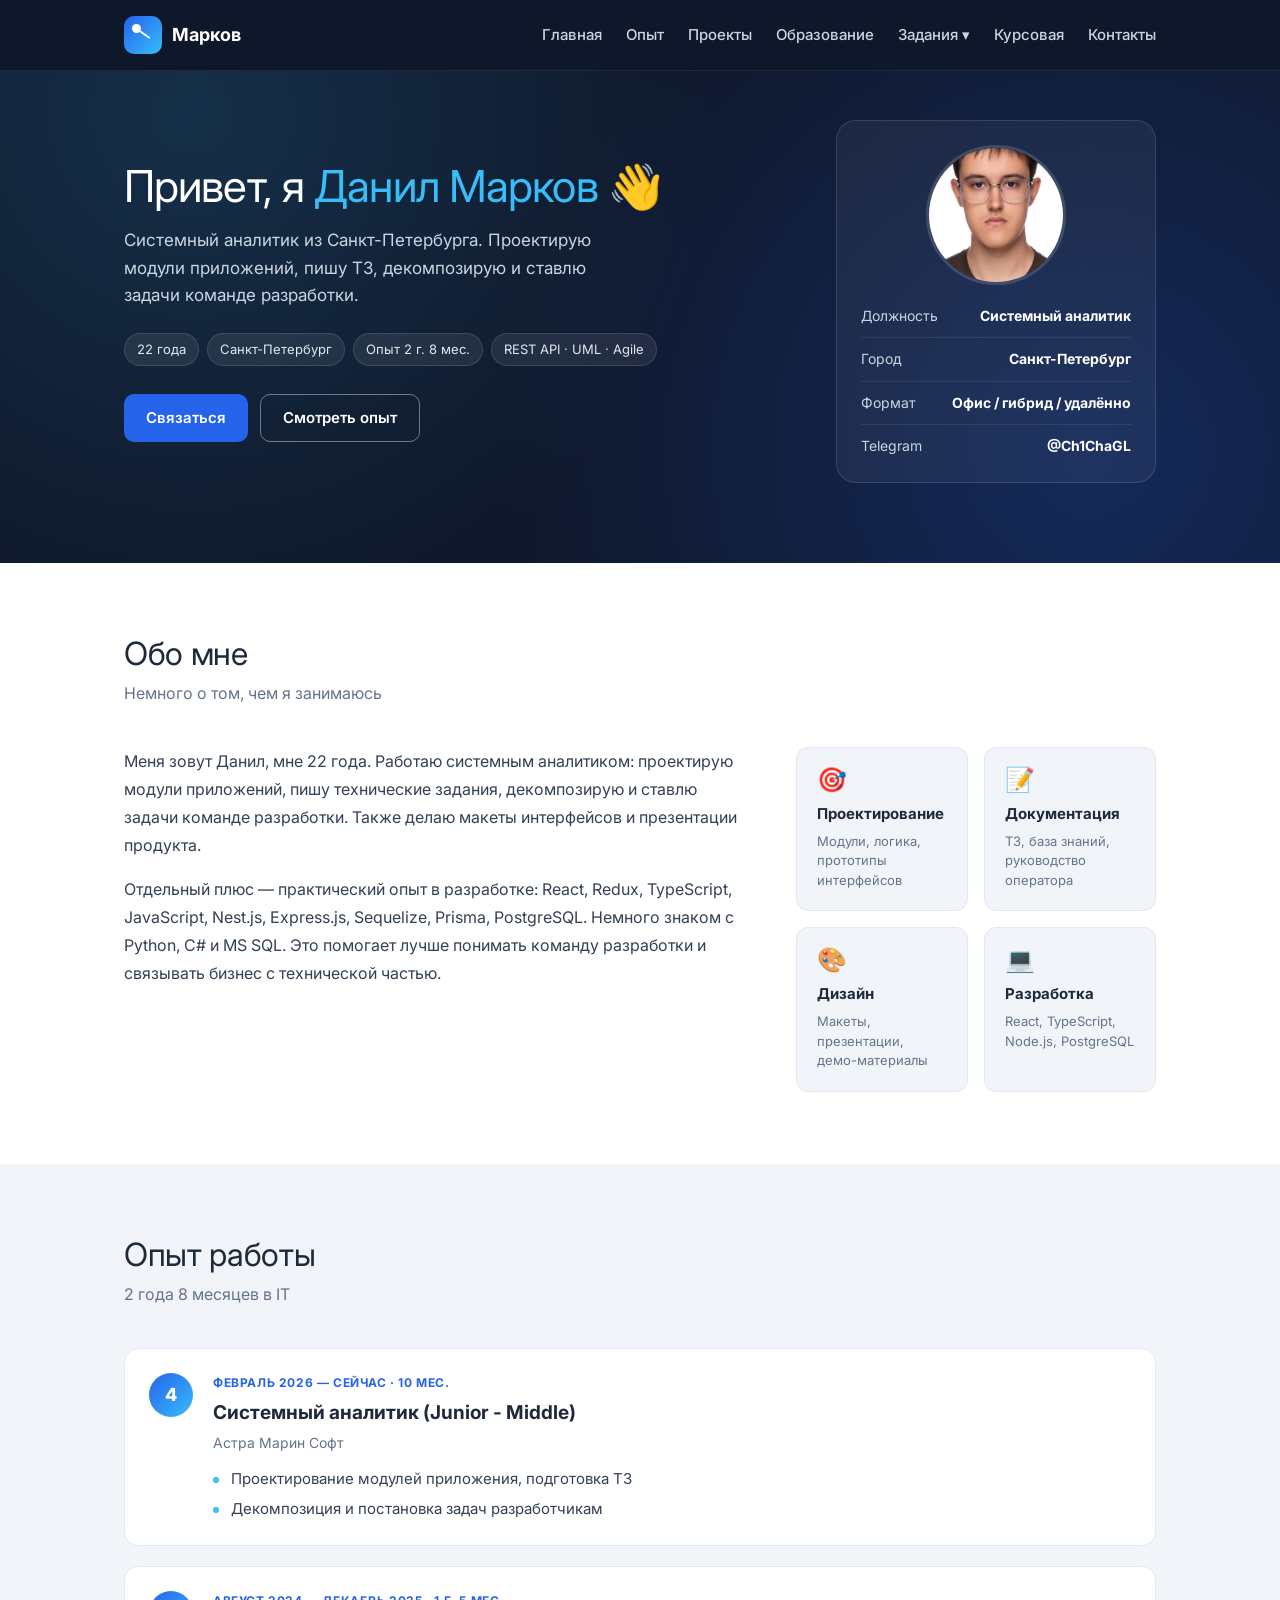
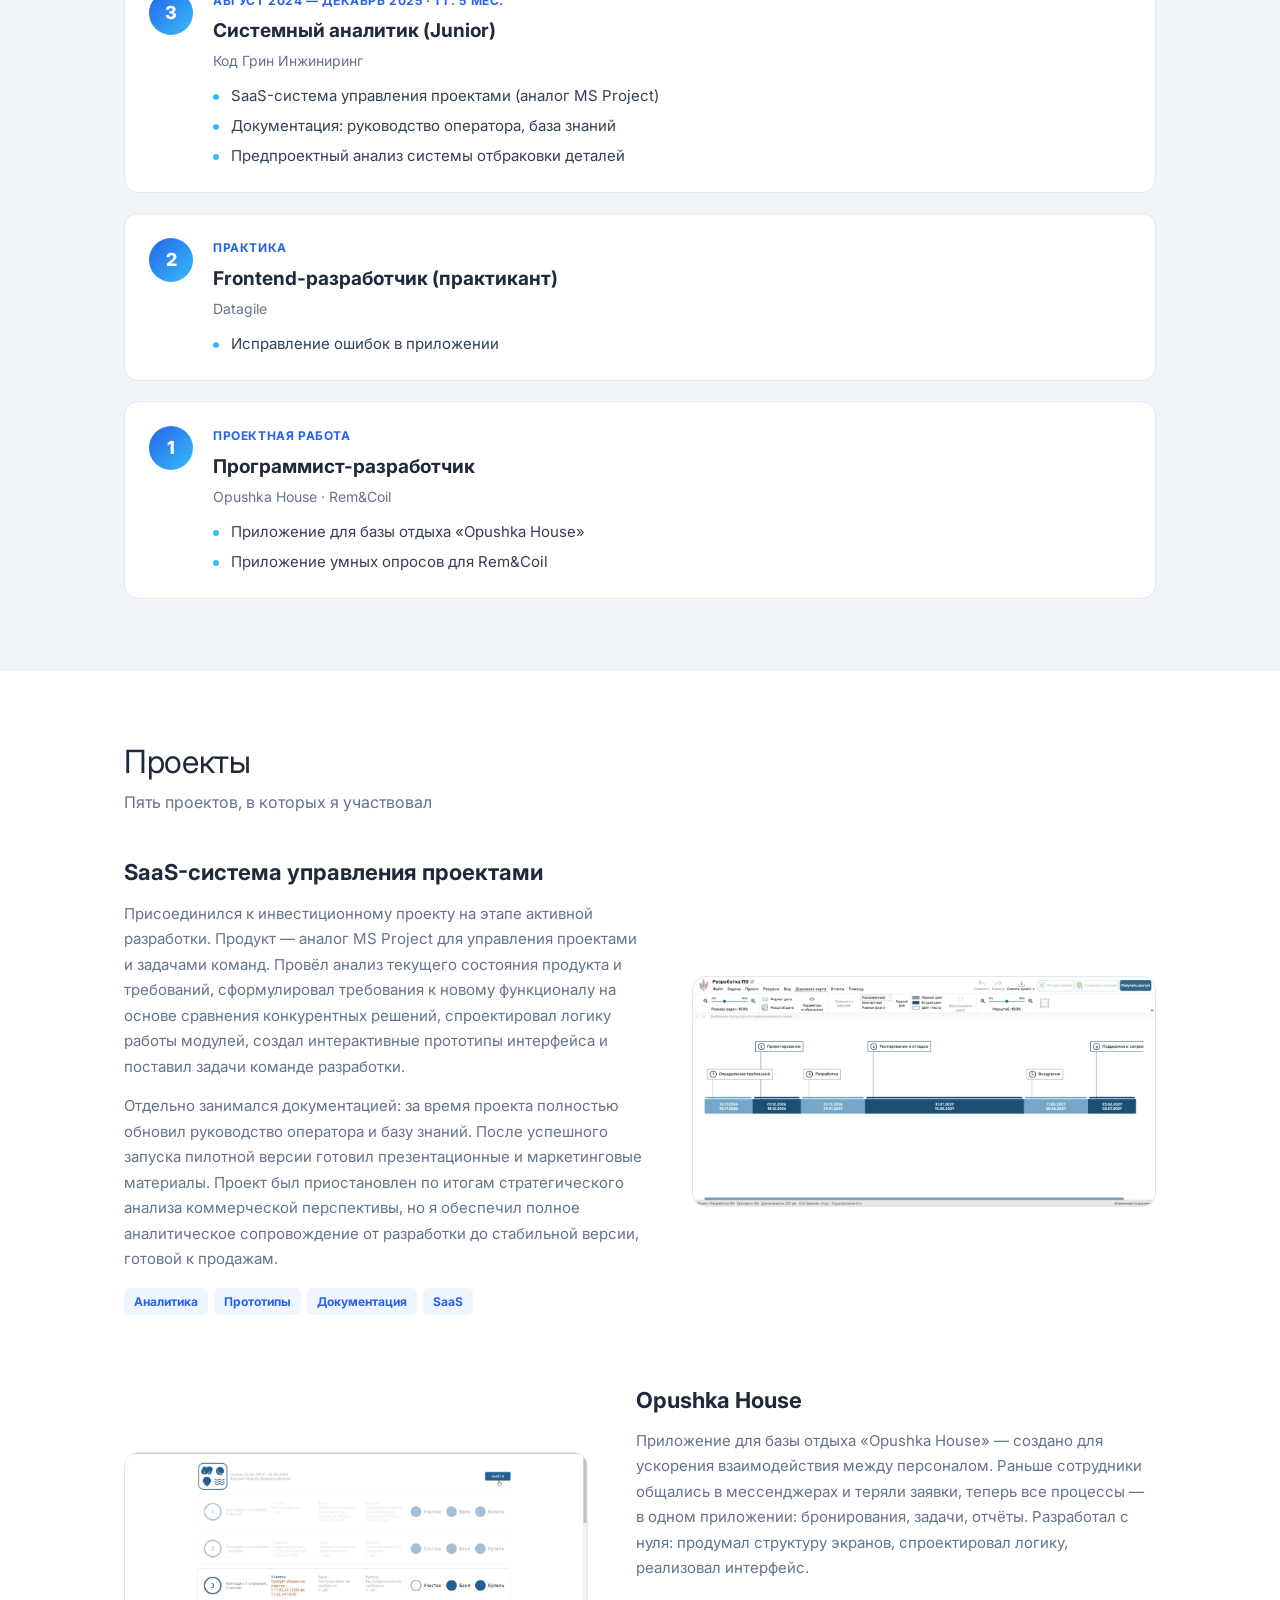
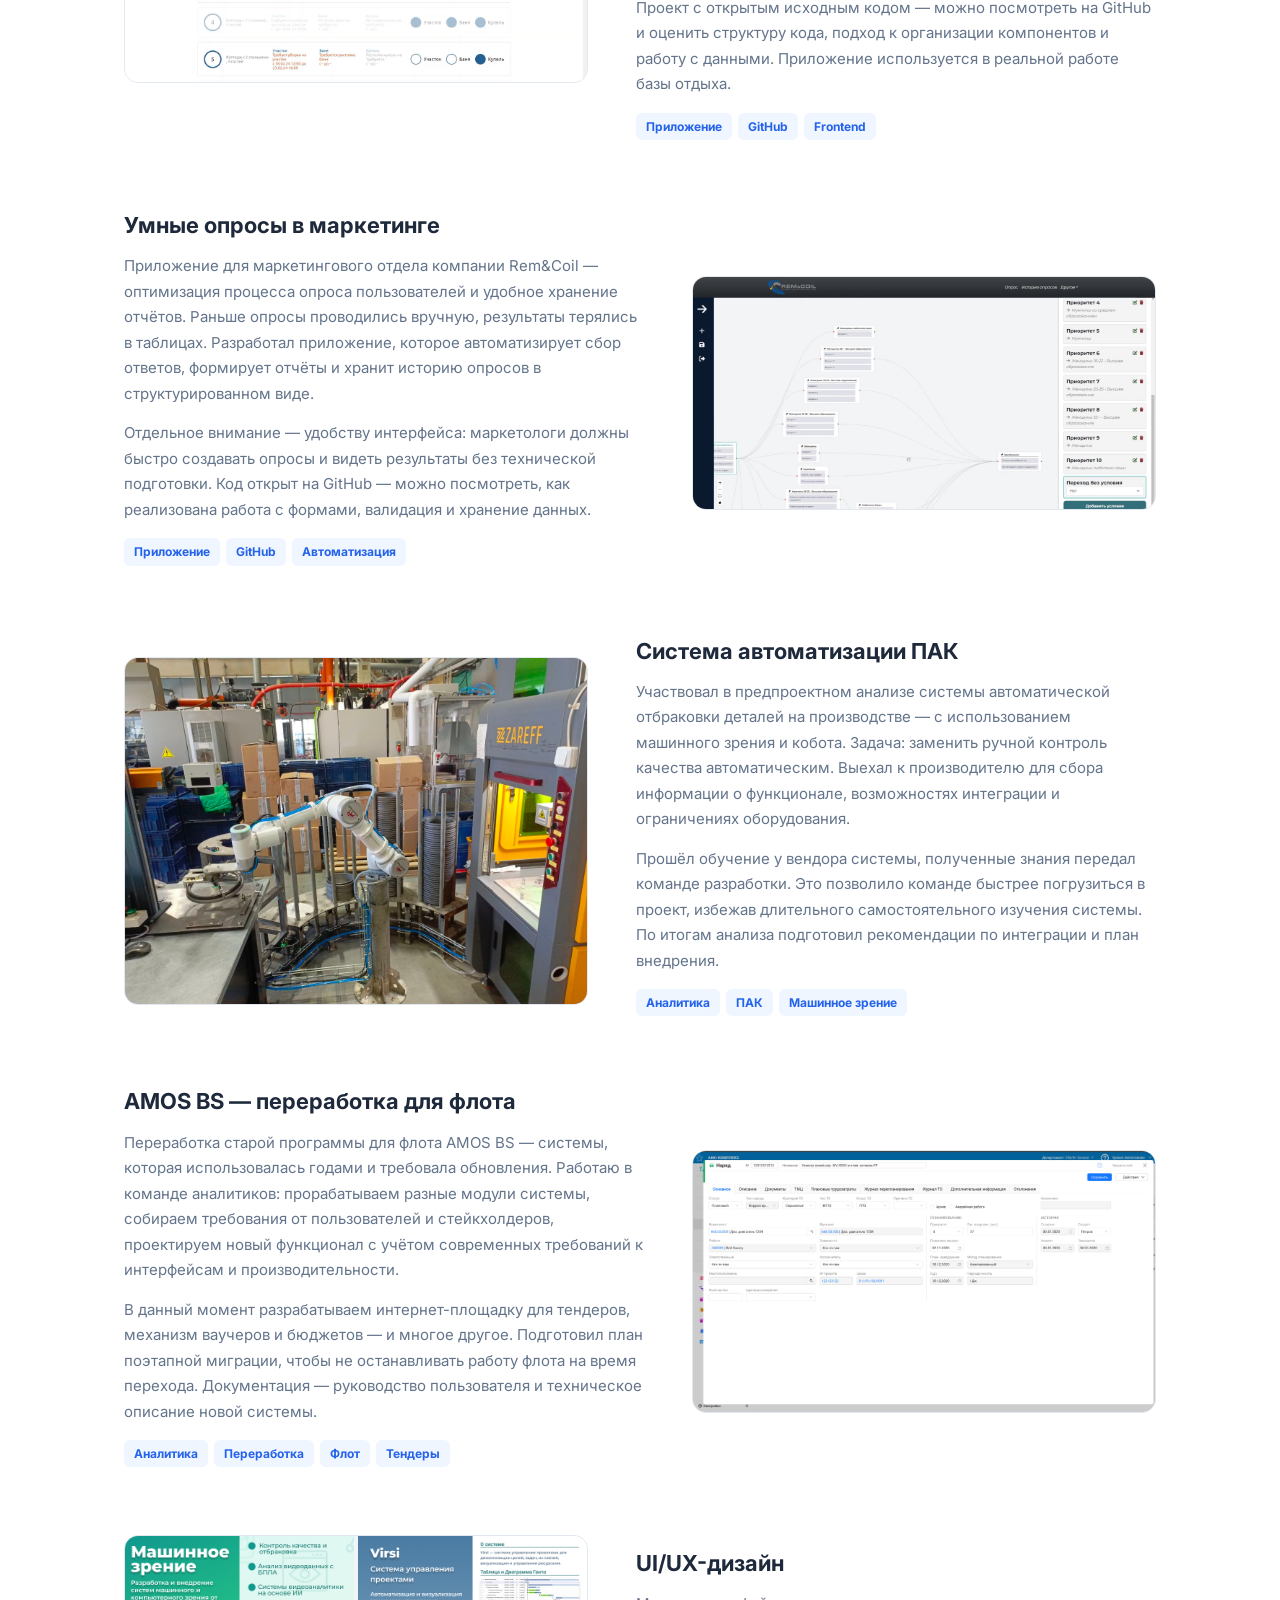
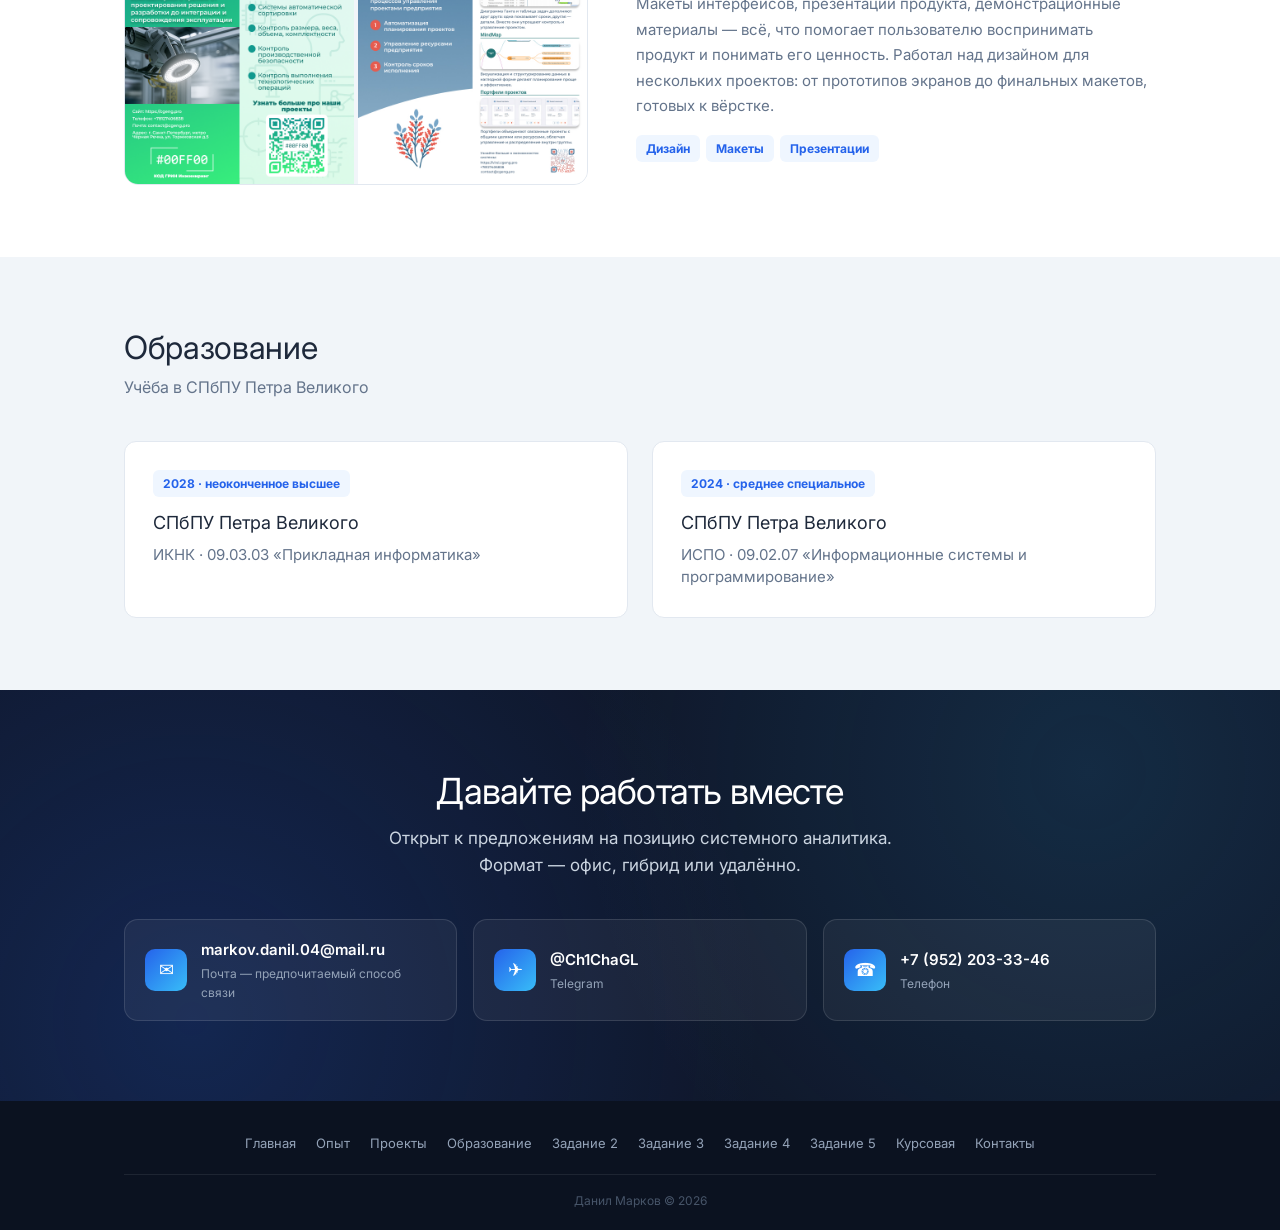
<file: index.html>
<!doctype html>
<html lang="ru">
  <head>
    <meta charset="UTF-8" />
    <meta name="viewport" content="width=device-width, initial-scale=1.0" />
    <title>Данил Марков — Системный аналитик</title>
    <link rel="preconnect" href="https://fonts.googleapis.com" />
    <link rel="preconnect" href="https://fonts.gstatic.com" crossorigin />
    <link
      href="https://fonts.googleapis.com/css2?family=Inter:wght@400;500;700;800&display=swap"
      rel="stylesheet"
    />
    <link rel="stylesheet" href="style/null.css" />
    <link rel="stylesheet" href="style/style/style.css" />
    <link rel="stylesheet" href="css/index.css" />
    <script src="scripts/burger.js" defer></script>
  </head>
  <body>
    <header class="header">
      <div class="container header__inner">
        <a href="index.html" class="header__logo">
          <span class="header__logo-box"></span>
          <span>Марков</span>
        </a>

        <button class="header__burger" id="burger">
          <span></span>
          <span></span>
          <span></span>
        </button>

        <nav class="header__nav" id="nav">
          <a href="#hero">Главная</a>
          <a href="#experience">Опыт</a>
          <a href="#projects">Проекты</a>
          <a href="#education">Образование</a>

          <div class="header__dropdown">
            <span class="header__dropdown-toggle">Задания ▾</span>
            <div class="header__dropdown-menu">
              <a href="labs/lab2/lab2.html">Задание 2</a>
              <a href="labs/lab3/lab3.html">Задание 3</a>
              <a href="labs/lab4/lab4.html">Задание 4</a>
              <a href="labs/lab5/lab5.html">Задание 5</a>
            </div>
          </div>

          <a href="course.html">Курсовая</a>
          <a href="#contacts">Контакты</a>
        </nav>
      </div>
    </header>

    <main>
      <section class="hero" id="hero">
        <div class="container">
          <div class="hero__content">
            <div class="hero__info">
              <h1 class="hero__title">
                Привет, я <span>Данил Марков</span> 👋
              </h1>
              <p class="hero__text">
                Системный аналитик из Санкт-Петербурга. Проектирую модули
                приложений, пишу ТЗ, декомпозирую и ставлю задачи команде
                разработки.
              </p>

              <div class="hero__meta">
                <span>22 года</span>
                <span>Санкт-Петербург</span>
                <span>Опыт 2 г. 8 мес.</span>
                <span>REST API · UML · Agile</span>
              </div>

              <div class="hero__actions">
                <a href="#contacts" class="btn">Связаться</a>
                <a href="#experience" class="btn btn--outline">Смотреть опыт</a>
              </div>
            </div>
            <div class="hero__side">
              <div class="hero__avatar">
                <img src="img/avatar.jpg" alt="Данил Марков" />
              </div>
              <ul class="hero__facts">
                <li>
                  <span>Должность</span><strong>Системный аналитик</strong>
                </li>
                <li><span>Город</span><strong>Санкт-Петербург</strong></li>
                <li>
                  <span>Формат</span><strong>Офис / гибрид / удалённо</strong>
                </li>
                <li><span>Telegram</span><strong>@Ch1ChaGL</strong></li>
              </ul>
            </div>
          </div>
        </div>
      </section>

      <section class="about">
        <div class="container">
          <h2 class="section-title">Обо мне</h2>
          <p class="section-sub">Немного о том, чем я занимаюсь</p>

          <div class="about__content">
            <div class="about__text">
              <p>
                Меня зовут Данил, мне 22 года. Работаю системным аналитиком:
                проектирую модули приложений, пишу технические задания,
                декомпозирую и ставлю задачи команде разработки. Также делаю
                макеты интерфейсов и презентации продукта.
              </p>
              <p>
                Отдельный плюс — практический опыт в разработке: React, Redux,
                TypeScript, JavaScript, Nest.js, Express.js, Sequelize, Prisma,
                PostgreSQL. Немного знаком с Python, C# и MS SQL. Это помогает
                лучше понимать команду разработки и связывать бизнес с
                технической частью.
              </p>
            </div>

            <div class="about__facts">
              <div class="about__fact">
                <span class="about__fact-icon">🎯</span>
                <h4>Проектирование</h4>
                <p>Модули, логика, прототипы интерфейсов</p>
              </div>
              <div class="about__fact">
                <span class="about__fact-icon">📝</span>
                <h4>Документация</h4>
                <p>ТЗ, база знаний, руководство оператора</p>
              </div>
              <div class="about__fact">
                <span class="about__fact-icon">🎨</span>
                <h4>Дизайн</h4>
                <p>Макеты, презентации, демо-материалы</p>
              </div>
              <div class="about__fact">
                <span class="about__fact-icon">💻</span>
                <h4>Разработка</h4>
                <p>React, TypeScript, Node.js, PostgreSQL</p>
              </div>
            </div>
          </div>
        </div>
      </section>

      <section class="experience" id="experience">
        <div class="container">
          <h2 class="section-title">Опыт работы</h2>
          <p class="section-sub">2 года 8 месяцев в IT</p>

          <div class="experience__list">
            <div class="experience__item">
              <div class="experience__num">4</div>
              <div class="experience__body">
                <div class="experience__period">
                  Февраль 2026 — сейчас · 10 мес.
                </div>
                <h3 class="experience__title">
                  Системный аналитик (Junior - Middle)
                </h3>
                <div class="experience__company">Астра Марин Софт</div>
                <ul class="experience__points">
                  <li>Проектирование модулей приложения, подготовка ТЗ</li>
                  <li>Декомпозиция и постановка задач разработчикам</li>
                </ul>
              </div>
            </div>

            <div class="experience__item">
              <div class="experience__num">3</div>
              <div class="experience__body">
                <div class="experience__period">
                  Август 2024 — Декабрь 2025 · 1 г. 5 мес.
                </div>
                <h3 class="experience__title">Системный аналитик (Junior)</h3>
                <div class="experience__company">Код Грин Инжиниринг</div>
                <ul class="experience__points">
                  <li>SaaS-система управления проектами (аналог MS Project)</li>
                  <li>Документация: руководство оператора, база знаний</li>
                  <li>Предпроектный анализ системы отбраковки деталей</li>
                </ul>
              </div>
            </div>

            <div class="experience__item">
              <div class="experience__num">2</div>
              <div class="experience__body">
                <div class="experience__period">Практика</div>
                <h3 class="experience__title">
                  Frontend-разработчик (практикант)
                </h3>
                <div class="experience__company">Datagile</div>
                <ul class="experience__points">
                  <li>Исправление ошибок в приложении</li>
                </ul>
              </div>
            </div>

            <div class="experience__item">
              <div class="experience__num">1</div>
              <div class="experience__body">
                <div class="experience__period">Проектная работа</div>
                <h3 class="experience__title">Программист-разработчик</h3>
                <div class="experience__company">
                  Opushka House · Rem&amp;Coil
                </div>
                <ul class="experience__points">
                  <li>Приложение для базы отдыха «Opushka House»</li>
                  <li>Приложение умных опросов для Rem&amp;Coil</li>
                </ul>
              </div>
            </div>
          </div>
        </div>
      </section>

      <section class="projects" id="projects">
        <div class="container">
          <h2 class="section-title">Проекты</h2>
          <p class="section-sub">Пять проектов, в которых я участвовал</p>

          <div class="projects__list">
            <article class="projects__row">
              <div class="projects__body">
                <h3 class="projects__title">
                  SaaS-система управления проектами
                </h3>
                <p class="projects__text">
                  Присоединился к инвестиционному проекту на этапе активной
                  разработки. Продукт — аналог MS Project для управления
                  проектами и задачами команд. Провёл анализ текущего состояния
                  продукта и требований, сформулировал требования к новому
                  функционалу на основе сравнения конкурентных решений,
                  спроектировал логику работы модулей, создал интерактивные
                  прототипы интерфейса и поставил задачи команде разработки.
                </p>
                <p class="projects__text">
                  Отдельно занимался документацией: за время проекта полностью
                  обновил руководство оператора и базу знаний. После успешного
                  запуска пилотной версии готовил презентационные и
                  маркетинговые материалы. Проект был приостановлен по итогам
                  стратегического анализа коммерческой перспективы, но я
                  обеспечил полное аналитическое сопровождение от разработки до
                  стабильной версии, готовой к продажам.
                </p>
                <div class="projects__tags">
                  <span class="badge">Аналитика</span>
                  <span class="badge">Прототипы</span>
                  <span class="badge">Документация</span>
                  <span class="badge">SaaS</span>
                </div>
              </div>
              <div class="projects__image">
                <img
                  src="img/projects/saas.jpg"
                  alt="SaaS-система управления проектами"
                />
              </div>
            </article>

            <article class="projects__row projects__row--reverse">
              <div class="projects__body">
                <h3 class="projects__title">Opushka House</h3>
                <p class="projects__text">
                  Приложение для базы отдыха «Opushka House» — создано для
                  ускорения взаимодействия между персоналом. Раньше сотрудники
                  общались в мессенджерах и теряли заявки, теперь все процессы —
                  в одном приложении: бронирования, задачи, отчёты. Разработал с
                  нуля: продумал структуру экранов, спроектировал логику,
                  реализовал интерфейс.
                </p>
                <p class="projects__text">
                  Проект с открытым исходным кодом — можно посмотреть на GitHub
                  и оценить структуру кода, подход к организации компонентов и
                  работу с данными. Приложение используется в реальной работе
                  базы отдыха.
                </p>
                <div class="projects__tags">
                  <span class="badge">Приложение</span>
                  <span class="badge">GitHub</span>
                  <span class="badge">Frontend</span>
                </div>
              </div>
              <div class="projects__image">
                <img src="img/projects/opushka.jpg" alt="Opushka House" />
              </div>
            </article>

            <article class="projects__row">
              <div class="projects__body">
                <h3 class="projects__title">Умные опросы в маркетинге</h3>
                <p class="projects__text">
                  Приложение для маркетингового отдела компании Rem&amp;Coil —
                  оптимизация процесса опроса пользователей и удобное хранение
                  отчётов. Раньше опросы проводились вручную, результаты
                  терялись в таблицах. Разработал приложение, которое
                  автоматизирует сбор ответов, формирует отчёты и хранит историю
                  опросов в структурированном виде.
                </p>
                <p class="projects__text">
                  Отдельное внимание — удобству интерфейса: маркетологи должны
                  быстро создавать опросы и видеть результаты без технической
                  подготовки. Код открыт на GitHub — можно посмотреть, как
                  реализована работа с формами, валидация и хранение данных.
                </p>
                <div class="projects__tags">
                  <span class="badge">Приложение</span>
                  <span class="badge">GitHub</span>
                  <span class="badge">Автоматизация</span>
                </div>
              </div>
              <div class="projects__image">
                <img
                  src="img/projects/questionnaire.jpg"
                  alt="DeepQuestionnaire2"
                />
              </div>
            </article>

            <article class="projects__row projects__row--reverse">
              <div class="projects__body">
                <h3 class="projects__title">Система автоматизации ПАК</h3>
                <p class="projects__text">
                  Участвовал в предпроектном анализе системы автоматической
                  отбраковки деталей на производстве — с использованием
                  машинного зрения и кобота. Задача: заменить ручной контроль
                  качества автоматическим. Выехал к производителю для сбора
                  информации о функционале, возможностях интеграции и
                  ограничениях оборудования.
                </p>
                <p class="projects__text">
                  Прошёл обучение у вендора системы, полученные знания передал
                  команде разработки. Это позволило команде быстрее погрузиться
                  в проект, избежав длительного самостоятельного изучения
                  системы. По итогам анализа подготовил рекомендации по
                  интеграции и план внедрения.
                </p>
                <div class="projects__tags">
                  <span class="badge">Аналитика</span>
                  <span class="badge">ПАК</span>
                  <span class="badge">Машинное зрение</span>
                </div>
              </div>
              <div class="projects__image">
                <img
                  src="img/projects/cobot.jpg"
                  alt="Машинное зрение и кобот"
                />
              </div>
            </article>

            <article class="projects__row">
              <div class="projects__body">
                <h3 class="projects__title">AMOS BS — переработка для флота</h3>
                <p class="projects__text">
                  Переработка старой программы для флота AMOS BS — системы,
                  которая использовалась годами и требовала обновления. Работаю
                  в команде аналитиков: прорабатываем разные модули системы,
                  собираем требования от пользователей и стейкхолдеров,
                  проектируем новый функционал с учётом современных требований к
                  интерфейсам и производительности.
                </p>
                <p class="projects__text">
                  В данный момент разрабатываем интернет-площадку для тендеров,
                  механизм ваучеров и бюджетов — и многое другое. Подготовил
                  план поэтапной миграции, чтобы не останавливать работу флота
                  на время перехода. Документация — руководство пользователя и
                  техническое описание новой системы.
                </p>
                <div class="projects__tags">
                  <span class="badge">Аналитика</span>
                  <span class="badge">Переработка</span>
                  <span class="badge">Флот</span>
                  <span class="badge">Тендеры</span>
                </div>
              </div>
              <div class="projects__image">
                <img src="img/projects/amos.jpg" alt="AMOS BS" />
              </div>
            </article>

            <article class="projects__row projects__row--reverse">
              <div class="projects__body">
                <h3 class="projects__title">UI/UX-дизайн</h3>
                <p class="projects__text">
                  Макеты интерфейсов, презентации продукта, демонстрационные
                  материалы — всё, что помогает пользователю воспринимать
                  продукт и понимать его ценность. Работал над дизайном для
                  нескольких проектов: от прототипов экранов до финальных
                  макетов, готовых к вёрстке.
                </p>
                <div class="projects__tags">
                  <span class="badge">Дизайн</span>
                  <span class="badge">Макеты</span>
                  <span class="badge">Презентации</span>
                </div>
              </div>
              <div class="projects__image projects__image--double">
                <img src="img/projects/ui-1.jpg" alt="UI/UX дизайн — 1" />
                <img src="img/projects/ui-2.jpg" alt="UI/UX дизайн — 2" />
              </div>
            </article>
          </div>
        </div>
      </section>

      <section class="education" id="education">
        <div class="container">
          <h2 class="section-title">Образование</h2>
          <p class="section-sub">Учёба в СПбПУ Петра Великого</p>

          <div class="education__list">
            <div class="education__card">
              <span class="education__year badge"
                >2028 · неоконченное высшее</span
              >
              <h3 class="education__card-title">СПбПУ Петра Великого</h3>
              <p class="education__card-text">
                ИКНК · 09.03.03 «Прикладная информатика»
              </p>
            </div>

            <div class="education__card">
              <span class="education__year badge"
                >2024 · среднее специальное</span
              >
              <h3 class="education__card-title">СПбПУ Петра Великого</h3>
              <p class="education__card-text">
                ИСПО · 09.02.07 «Информационные системы и программирование»
              </p>
            </div>
          </div>
        </div>
      </section>

      <section class="contacts" id="contacts">
        <div class="container">
          <h2 class="contacts__title">Давайте работать вместе</h2>
          <p class="contacts__text">
            Открыт к предложениям на позицию системного аналитика. Формат —
            офис, гибрид или удалённо.
          </p>

          <div class="contacts__list">
            <a href="mailto:markov.danil.04@mail.ru" class="contacts__item">
              <span class="contacts__icon">✉</span>
              <span class="contacts__info">
                <strong>markov.danil.04@mail.ru</strong>
                <small>Почта — предпочитаемый способ связи</small>
              </span>
            </a>

            <a
              href="https://t.me/Ch1ChaGL"
              class="contacts__item"
              target="_blank"
            >
              <span class="contacts__icon">✈</span>
              <span class="contacts__info">
                <strong>@Ch1ChaGL</strong>
                <small>Telegram</small>
              </span>
            </a>

            <a href="tel:+79522033346" class="contacts__item">
              <span class="contacts__icon">☎</span>
              <span class="contacts__info">
                <strong>+7 (952) 203-33-46</strong>
                <small>Телефон</small>
              </span>
            </a>
          </div>
        </div>
      </section>
    </main>

    <footer class="footer">
      <div class="container">
        <div class="footer__links">
          <a href="#hero">Главная</a>
          <a href="#experience">Опыт</a>
          <a href="#projects">Проекты</a>
          <a href="#education">Образование</a>
          <a href="labs/lab2/lab2.html">Задание 2</a>
          <a href="labs/lab3/lab3.html">Задание 3</a>
          <a href="labs/lab4/lab4.html">Задание 4</a>
          <a href="labs/lab5/lab5.html">Задание 5</a>
          <a href="course.html">Курсовая</a>
          <a href="#contacts">Контакты</a>
        </div>
        <div class="footer__bottom">Данил Марков © 2026</div>
      </div>
    </footer>
  </body>
</html>
</file>
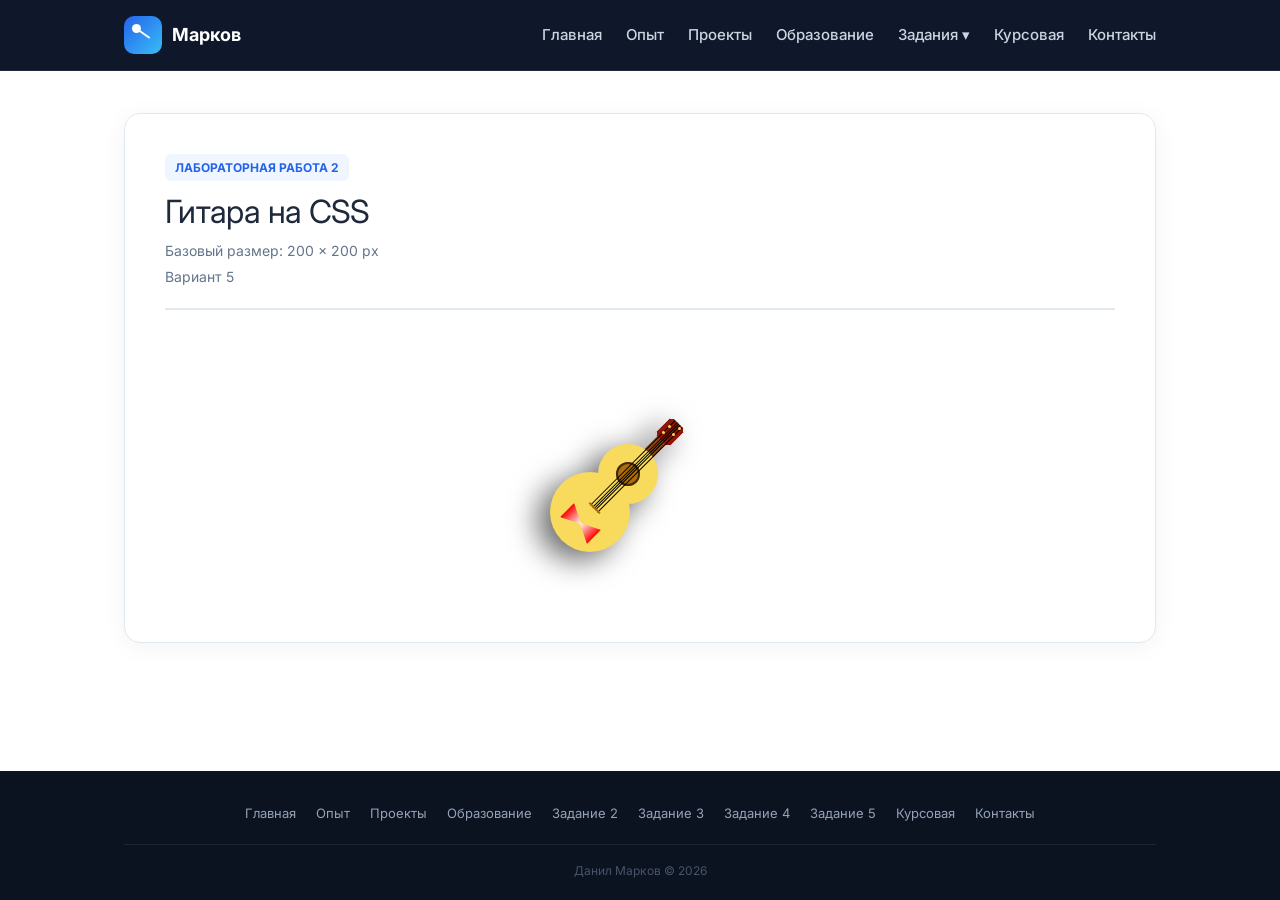
<file: labs/lab2/lab2.html>
<!doctype html>
<html lang="ru">
  <head>
    <meta charset="UTF-8" />
    <meta name="viewport" content="width=device-width, initial-scale=1.0" />
    <title>Лабораторная 2 — Данил Марков</title>
    <link rel="preconnect" href="https://fonts.googleapis.com" />
    <link rel="preconnect" href="https://fonts.gstatic.com" crossorigin />
    <link
      href="https://fonts.googleapis.com/css2?family=Inter:wght@400;500;700;800&display=swap"
      rel="stylesheet"
    />
    <link rel="stylesheet" href="../../style/null.css" />
    <link rel="stylesheet" href="../../style/style/style.css" />
    <link rel="stylesheet" href="../../style/lab.css" />
    <link rel="stylesheet" href="css/pic.css" />
    <script src="../../scripts/burger.js" defer></script>
  </head>
  <body>
    <header class="header">
      <div class="container header__inner">
        <a href="../../index.html" class="header__logo">
          <span class="header__logo-box"></span>
          <span>Марков</span>
        </a>

        <button class="header__burger" id="burger">
          <span></span>
          <span></span>
          <span></span>
        </button>

        <nav class="header__nav" id="nav">
          <a href="../../index.html">Главная</a>
          <a href="../../index.html#experience">Опыт</a>
          <a href="../../index.html#projects">Проекты</a>
          <a href="../../index.html#education">Образование</a>
          <div class="header__dropdown">
            <span class="header__dropdown-toggle">Задания ▾</span>
            <div class="header__dropdown-menu">
              <a href="lab2.html">Задание 2</a>
              <a href="../../labs/lab3/lab3.html">Задание 3</a>
              <a href="../../labs/lab4/lab4.html">Задание 4</a>
              <a href="../../labs/lab5/lab5.html">Задание 5</a>
            </div>
          </div>
          <a href="../../course.html">Курсовая</a>
          <a href="../../index.html#contacts">Контакты</a>
        </nav>
      </div>
    </header>

    <main>
      <div class="container">
        <div class="lab-page">
          <div class="lab-page__header">
            <span class="lab-page__tag badge">Лабораторная работа 2</span>
            <h1 class="lab-page__title">Гитара на CSS</h1>
            <p class="lab-page__note">Базовый размер: 200 × 200 px</p>
            <p class="lab-page__note">Вариант 5</p>
          </div>

          <div class="lab-page__body">
            <div class="content">
              <div class="body-bottom"></div>
              <div class="body-top"></div>

              <div class="guitar-neck"></div>
              <div class="guitar-strings">
                <span class="string"></span>
                <span class="string"></span>
                <span class="string"></span>
                <span class="string"></span>
                <span class="string"></span>
              </div>

              <div class="guitar-neck-head"></div>

              <div class="dot d1"></div>
              <div class="dot d2"></div>
              <div class="dot d3"></div>
              <div class="dot d4"></div>
            </div>
          </div>
        </div>
      </div>
    </main>

    <footer class="footer">
      <div class="container">
        <div class="footer__links">
          <a href="../../index.html#hero">Главная</a>
          <a href="../../index.html#experience">Опыт</a>
          <a href="../../index.html#projects">Проекты</a>
          <a href="../../index.html#education">Образование</a>
          <a href="../../labs/lab2/lab2.html">Задание 2</a>
          <a href="../../labs/lab3/lab3.html">Задание 3</a>
          <a href="../../labs/lab4/lab4.html">Задание 4</a>
          <a href="../../labs/lab5/lab5.html">Задание 5</a>
          <a href="../../course.html">Курсовая</a>
          <a href="../../index.html#contacts">Контакты</a>
        </div>
        <div class="footer__bottom">Данил Марков © 2026</div>
      </div>
    </footer>
  </body>
</html>
</file>
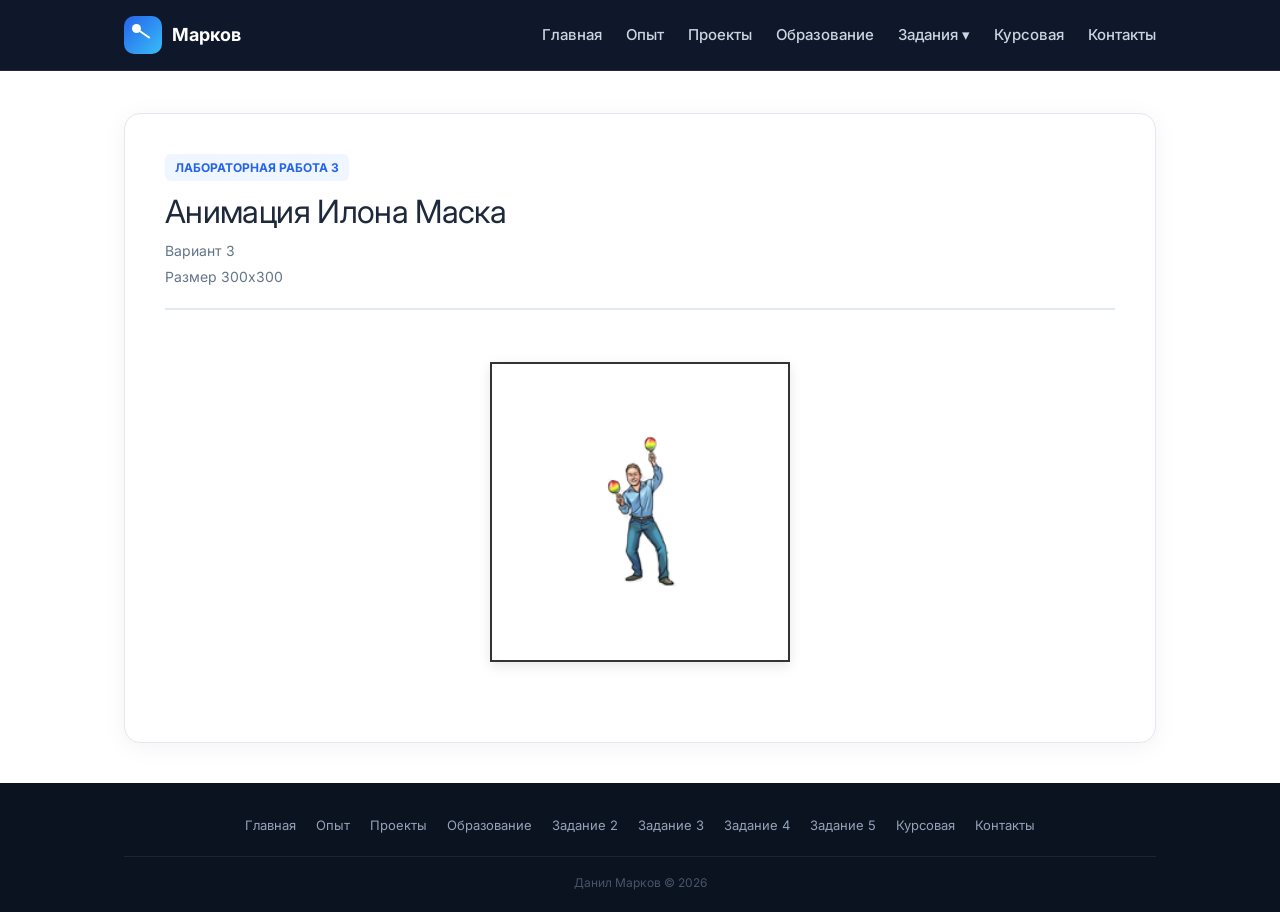
<file: labs/lab3/lab3.html>
<!doctype html>
<html lang="ru">
  <head>
    <meta charset="UTF-8" />
    <meta name="viewport" content="width=device-width, initial-scale=1.0" />
    <title>Лабораторная 2 — Данил Марков</title>
    <link rel="preconnect" href="https://fonts.googleapis.com" />
    <link rel="preconnect" href="https://fonts.gstatic.com" crossorigin />
    <link
      href="https://fonts.googleapis.com/css2?family=Inter:wght@400;500;700;800&display=swap"
      rel="stylesheet"
    />
    <link rel="stylesheet" href="../../style/null.css" />
    <link rel="stylesheet" href="../../style/style/style.css" />
    <link rel="stylesheet" href="../../style/lab.css" />
    <link rel="stylesheet" href="css/lab3.css" />
    <script src="../../scripts/burger.js" defer></script>
  </head>
  <body>
    <header class="header">
      <div class="container header__inner">
        <a href="../../index.html" class="header__logo">
          <span class="header__logo-box"></span>
          <span>Марков</span>
        </a>

        <button class="header__burger" id="burger">
          <span></span>
          <span></span>
          <span></span>
        </button>

        <nav class="header__nav" id="nav">
          <a href="../../index.html#hero">Главная</a>
          <a href="../../index.html#experience">Опыт</a>
          <a href="../../index.html#projects">Проекты</a>
          <a href="../../index.html#education">Образование</a>
          <div class="header__dropdown">
            <span class="header__dropdown-toggle">Задания ▾</span>
            <div class="header__dropdown-menu">
              <a href="../../labs/lab2/lab2.html">Задание 2</a>
              <a href="../../labs/lab3/lab3.html">Задание 3</a>
              <a href="../../labs/lab4/lab4.html">Задание 4</a>
              <a href="../../labs/lab5/lab5.html">Задание 5</a>
            </div>
          </div>
          <a href="../../course.html">Курсовая</a>
          <a href="../../index.html#contacts">Контакты</a>
        </nav>
      </div>
    </header>

    <main>
      <div class="container">
        <div class="lab-page">
          <div class="lab-page__header">
            <span class="lab-page__tag badge">Лабораторная работа 3</span>
            <h1 class="lab-page__title">Анимация Илона Маска</h1>
            <p class="lab-page__note">Вариант 3</p>
            <p class="lab-page__note">Размер 300x300</p>
          </div>

          <div class="lab-page__body">
            <div class="flexbox">
              <div class="flexbox__start">
                <img src="img/ilon1.png" alt="Жонглер" class="flexbox__img" />
              </div>

              <div class="flexbox__hover">
                <p class="flexbox__text">Как тебе такое?</p>
                <img src="img/ilon2.png" alt="Илон" class="flexbox__img" />
              </div>

              <div class="flexbox__click">
                <p class="flexbox__text">Это еще не тесла :)</p>
                <img
                  src="img/ilon3.png"
                  alt="Ракета"
                  class="flexbox__img flexbox__rocket"
                />
              </div>
            </div>
          </div>
        </div>
      </div>
    </main>

    <footer class="footer">
      <div class="container">
        <div class="footer__links">
          <a href="../../index.html#hero">Главная</a>
          <a href="../../index.html#experience">Опыт</a>
          <a href="../../index.html#projects">Проекты</a>
          <a href="../../index.html#education">Образование</a>
          <a href="../../labs/lab2/lab2.html">Задание 2</a>
          <a href="../../labs/lab3/lab3.html">Задание 3</a>
          <a href="../../labs/lab4/lab4.html">Задание 4</a>
          <a href="../../labs/lab5/lab5.html">Задание 5</a>
          <a href="../../course.html">Курсовая</a>
          <a href="../../index.html#contacts">Контакты</a>
        </div>
        <div class="footer__bottom">Данил Марков © 2026</div>
      </div>
    </footer>
  </body>
</html>
</file>
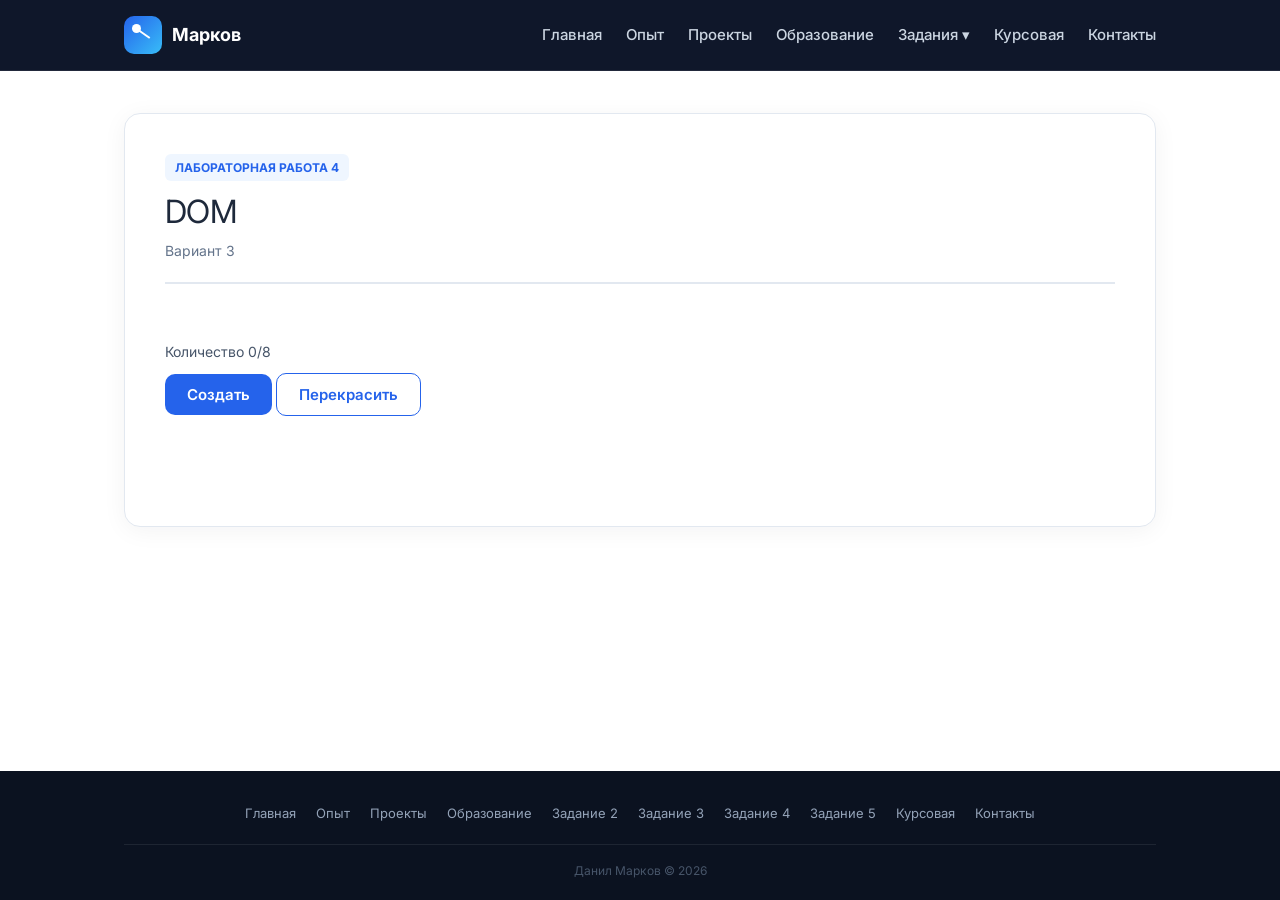
<file: labs/lab4/lab4.html>
<!doctype html>
<html lang="ru">
  <head>
    <meta charset="UTF-8" />
    <meta name="viewport" content="width=device-width, initial-scale=1.0" />
    <title>Лабораторная 2 — Данил Марков</title>
    <link rel="preconnect" href="https://fonts.googleapis.com" />
    <link rel="preconnect" href="https://fonts.gstatic.com" crossorigin />
    <link
      href="https://fonts.googleapis.com/css2?family=Inter:wght@400;500;700;800&display=swap"
      rel="stylesheet"
    />
    <link rel="stylesheet" href="../../style/null.css" />
    <link rel="stylesheet" href="../../style/style/style.css" />
    <link rel="stylesheet" href="../../style/lab.css" />
    <link rel="stylesheet" href="css/lab4.css" />
    <script src="../../scripts/burger.js" defer></script>
    <script src="js/lab4.js" defer></script>
  </head>
  <body>
    <header class="header">
      <div class="container header__inner">
        <a href="../../index.html" class="header__logo">
          <span class="header__logo-box"></span>
          <span>Марков</span>
        </a>

        <button class="header__burger" id="burger">
          <span></span>
          <span></span>
          <span></span>
        </button>

        <nav class="header__nav" id="nav">
          <a href="../../index.html#hero">Главная</a>
          <a href="../../index.html#experience">Опыт</a>
          <a href="../../index.html#projects">Проекты</a>
          <a href="../../index.html#education">Образование</a>
          <div class="header__dropdown">
            <span class="header__dropdown-toggle">Задания ▾</span>
            <div class="header__dropdown-menu">
              <a href="../../labs/lab2/lab2.html">Задание 2</a>
              <a href="../../labs/lab3/lab3.html">Задание 3</a>
              <a href="../../labs/lab4/lab4.html">Задание 4</a>
              <a href="../../labs/lab5/lab5.html">Задание 5</a>
            </div>
          </div>
          <a href="../../course.html">Курсовая</a>
          <a href="../../index.html#contacts">Контакты</a>
        </nav>
      </div>
    </header>

    <main>
      <div class="container">
        <div class="lab-page">
          <div class="lab-page__header">
            <span class="lab-page__tag badge">Лабораторная работа 4</span>
            <h1 class="lab-page__title">DOM</h1>
            <p class="lab-page__note">Вариант 3</p>
          </div>

          <div class="lab-page__body">
            <div id="counters">Количество 0/8</div>

            <div class="buttons">
              <button id="btn-create" class="btn">Создать</button>
              <button id="btn-bold" class="btn btn--outline">
                Перекрасить
              </button>
            </div>

            <aside class="phrases-aside">
              <ol id="phrases-list"></ol>
            </aside>
          </div>
        </div>
      </div>
    </main>

    <footer class="footer">
      <div class="container">
        <div class="footer__links">
          <a href="../../index.html#hero">Главная</a>
          <a href="../../index.html#experience">Опыт</a>
          <a href="../../index.html#projects">Проекты</a>
          <a href="../../index.html#education">Образование</a>
          <a href="../../labs/lab2/lab2.html">Задание 2</a>
          <a href="../../labs/lab3/lab3.html">Задание 3</a>
          <a href="../../labs/lab4/lab4.html">Задание 4</a>
          <a href="../../labs/lab5/lab5.html">Задание 5</a>
          <a href="../../course.html">Курсовая</a>
          <a href="../../index.html#contacts">Контакты</a>
        </div>
        <div class="footer__bottom">Данил Марков © 2026</div>
      </div>
    </footer>
  </body>
</html>
</file>
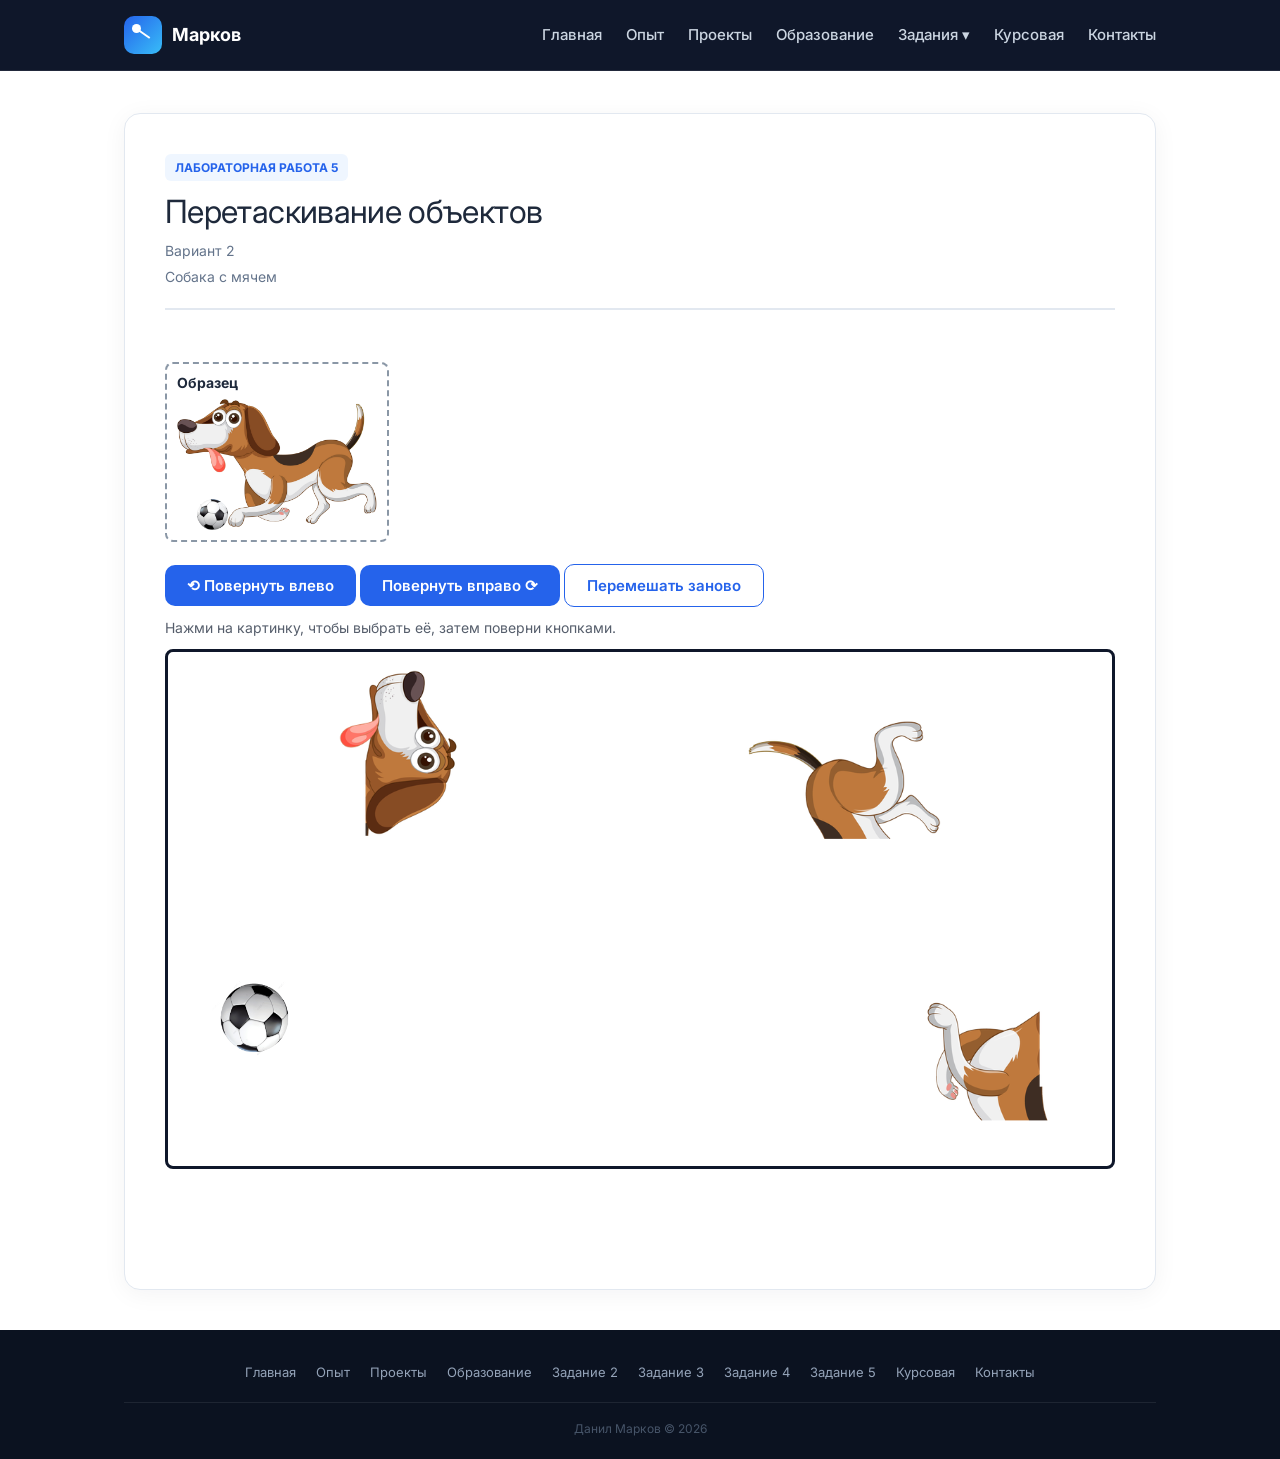
<file: labs/lab5/lab5.html>
<!doctype html>
<html lang="ru">
  <head>
    <meta charset="UTF-8" />
    <meta name="viewport" content="width=device-width, initial-scale=1.0" />
    <title>Лабораторная 5 — Данил Марков</title>
    <link rel="preconnect" href="https://fonts.googleapis.com" />
    <link rel="preconnect" href="https://fonts.gstatic.com" crossorigin />
    <link
      href="https://fonts.googleapis.com/css2?family=Inter:wght@400;500;700;800&display=swap"
      rel="stylesheet"
    />
    <link rel="stylesheet" href="../../style/null.css" />
    <link rel="stylesheet" href="../../style/style/style.css" />
    <link rel="stylesheet" href="../../style/lab.css" />
    <link rel="stylesheet" href="css/lab5.css" />
    <script src="../../scripts/burger.js" defer></script>
    <script src="js/lab5.js" defer></script>
  </head>
  <body>
    <header class="header">
      <div class="container header__inner">
        <a href="../../index.html" class="header__logo">
          <span class="header__logo-box"></span>
          <span>Марков</span>
        </a>

        <button class="header__burger" id="burger">
          <span></span>
          <span></span>
          <span></span>
        </button>

        <nav class="header__nav" id="nav">
          <a href="../../index.html#hero">Главная</a>
          <a href="../../index.html#experience">Опыт</a>
          <a href="../../index.html#projects">Проекты</a>
          <a href="../../index.html#education">Образование</a>
          <div class="header__dropdown">
            <span class="header__dropdown-toggle">Задания ▾</span>
            <div class="header__dropdown-menu">
              <a href="../../labs/lab2/lab2.html">Задание 2</a>
              <a href="../../labs/lab3/lab3.html">Задание 3</a>
              <a href="../../labs/lab4/lab4.html">Задание 4</a>
              <a href="../../labs/lab5/lab5.html">Задание 5</a>
            </div>
          </div>
          <a href="../../course.html">Курсовая</a>
          <a href="../../index.html#contacts">Контакты</a>
        </nav>
      </div>
    </header>

    <main>
      <div class="container">
        <div class="lab-page">
          <div class="lab-page__header">
            <span class="lab-page__tag badge">Лабораторная работа 5</span>
            <h1 class="lab-page__title">Перетаскивание объектов</h1>
            <p class="lab-page__note">Вариант 2</p>
            <p class="lab-page__note">Собака с мячем</p>
          </div>

          <div class="lab-page__body">
            <div class="reference">
              <span class="reference__title">Образец</span>
              <img
                class="reference__img"
                src="img/full_dog.png"
                alt="Собранная собака с мячом"
                draggable="false"
              />
            </div>

            <div class="tools">
              <button class="tools__btn btn" id="rotateLeft" type="button">
                ⟲ Повернуть влево
              </button>
              <button class="tools__btn btn" id="rotateRight" type="button">
                Повернуть вправо ⟳
              </button>
              <button
                class="tools__btn btn btn--outline"
                id="shuffle"
                type="button"
              >
                Перемешать заново
              </button>
            </div>

            <div class="hint">
              <span
                >Нажми на картинку, чтобы выбрать её, затем поверни
                кнопками.</span
              >
            </div>

            <div class="field" id="field">
              <img
                class="piece piece--head"
                data-part="head"
                src="img/head.png"
                alt="Голова"
                style="left: 40px; top: 30px"
                draggable="false"
              />
              <img
                class="piece piece--body-front"
                data-part="front"
                src="img/body_front.png"
                alt="Начало туловища"
                style="left: 400px; top: 60px"
                draggable="false"
              />
              <img
                class="piece piece--body-rear"
                data-part="rear"
                src="img/body_rear.png"
                alt="Конец туловища"
                style="left: 650px; top: 200px"
                draggable="false"
              />
              <img
                class="piece piece--ball"
                data-part="ball"
                src="img/ball.png"
                alt="Мяч"
                style="left: 120px; top: 300px"
                draggable="false"
              />
            </div>

            <p class="status" id="status"></p>
          </div>
        </div>
      </div>
    </main>

    <footer class="footer">
      <div class="container">
        <div class="footer__links">
          <a href="../../index.html#hero">Главная</a>
          <a href="../../index.html#experience">Опыт</a>
          <a href="../../index.html#projects">Проекты</a>
          <a href="../../index.html#education">Образование</a>
          <a href="../../labs/lab2/lab2.html">Задание 2</a>
          <a href="../../labs/lab3/lab3.html">Задание 3</a>
          <a href="../../labs/lab4/lab4.html">Задание 4</a>
          <a href="../../labs/lab5/lab5.html">Задание 5</a>
          <a href="../../course.html">Курсовая</a>
          <a href="../../index.html#contacts">Контакты</a>
        </div>
        <div class="footer__bottom">Данил Марков © 2026</div>
      </div>
    </footer>
  </body>
</html>
</file>
<file: style/null.css>
/* Обнуление - заготовка которую когда то использовал */
* {
  padding: 0;
  margin: 0;
  border: 0;
}
*,
*:before,
*:after {
  -moz-box-sizing: border-box;
  -webkit-box-sizing: border-box;
  box-sizing: border-box;
}
:focus,
:active {
  outline: none;
}
a:focus,
a:active {
  outline: none;
}

nav,
footer,
header,
aside {
  display: block;
}

html,
body {
  height: 100%;
  width: 100%;
  font-size: 100%;
  line-height: 100%;
  font-size: 14px;
  -ms-text-size-adjust: 100%;
  -moz-text-size-adjust: 100%;
  -webkit-text-size-adjust: 100%;
}
input,
button,
textarea {
  font-family: inherit;
}
input::-ms-clear {
  display: none;
}
button {
  cursor: pointer;
}
button::-moz-focus-inner {
  padding: 0;
  border: 0;
}
a,
a:visited {
  text-decoration: none;
}
a:hover {
  text-decoration: none;
}
img {
  vertical-align: top;
}

h1,
h2,
h3,
h4,
h5,
h6 {
  font-size: inherit;
  font-weight: 400;
}

a {
  text-decoration: none;
}
/* Обнуление */
</file>
<file: style/style/style.css>
:root {
  --bg: #0f172a;
  --surface: #ffffff;
  --surface-alt: #f1f5f9;
  --text: #1e293b;
  --muted: #64748b;
  --accent: #2563eb;
  --accent-2: #38bdf8;
  --border: #e2e8f0;
}

body {
  min-height: 100vh;
  display: flex;
  flex-direction: column;
  font-family: "Inter", Arial, sans-serif;
  color: #1e293b;
  background: #ffffff;
  line-height: 1.6;
}

main {
  flex: 1;
}

.container {
  max-width: 1080px;
  margin: 0 auto;
  padding: 0 24px;
}

html {
  scroll-behavior: smooth;
}

.btn {
  display: inline-flex;
  align-items: center;
  justify-content: center;
  padding: 11px 22px;
  background: #2563eb;
  color: #fff;
  border-radius: 10px;
  font-size: 15px;
  font-weight: 600;
  text-decoration: none;
  border: none;
  cursor: pointer;
  transition: 0.2s;
}
.btn:hover {
  background: #1d4ed8;
  transform: translateY(-1px);
}
.btn--outline {
  background: transparent;
  border: 1.5px solid rgba(255, 255, 255, 0.4);
}
.btn--outline:hover {
  background: rgba(255, 255, 255, 0.1);
}

.header {
  background: #0f172a;
  color: #fff;
  border-bottom: 1px solid rgba(255, 255, 255, 0.08);
  position: fixed;
  top: 0;
  left: 0;
  right: 0;
  z-index: 1000;
}
.header__inner {
  display: flex;
  align-items: center;
  justify-content: space-between;
  height: 70px;
}
.header__logo {
  display: flex;
  align-items: center;
  gap: 10px;
  color: #fff;
  text-decoration: none;
  font-weight: 700;
  font-size: 18px;
}
.header__logo-box {
  width: 38px;
  height: 38px;
  background: linear-gradient(135deg, #2563eb, #38bdf8);
  border-radius: 10px;
  position: relative;
}
.header__logo-box::before {
  content: "";
  position: absolute;
  width: 9px;
  height: 9px;
  background: #fff;
  border-radius: 50%;
  top: 8px;
  left: 8px;
}
.header__logo-box::after {
  content: "";
  position: absolute;
  width: 14px;
  height: 2px;
  background: #fff;
  top: 17px;
  left: 13px;
  transform: rotate(35deg);
}
.header__nav {
  display: flex;
  gap: 24px;
}
.header__nav a {
  color: #cbd5e1;
  font-size: 15px;
  font-weight: 500;
  text-decoration: none;
  transition: 0.2s;
}
.header__nav a:hover {
  color: #fff;
}
.header__burger {
  display: none;
  flex-direction: column;
  gap: 5px;
  background: none;
  border: none;
  cursor: pointer;
  padding: 8px;
}
.header__burger span {
  display: block;
  width: 24px;
  height: 2px;
  background: #fff;
  border-radius: 2px;
}
.header__dropdown {
  position: relative;
}
.header__dropdown-toggle {
  color: #cbd5e1;
  font-size: 15px;
  font-weight: 500;
  cursor: pointer;
}
.header__dropdown-toggle:hover {
  color: #fff;
}
.header__dropdown-menu {
  position: absolute;
  top: 100%;
  left: 0;
  min-width: 160px;
  background: #fff;
  border-radius: 10px;
  box-shadow: 0 8px 24px rgba(0, 0, 0, 0.15);
  padding: 6px;
  opacity: 0;
  visibility: hidden;
}
.header__dropdown-menu a {
  display: block;
  padding: 8px 12px;
  border-radius: 6px;
  color: var(--text);
  font-size: 14px;
  text-decoration: none;
}
.header__dropdown-menu a:hover {
  background: #eff6ff;
  color: var(--accent);
}
.header__dropdown:hover .header__dropdown-menu {
  opacity: 1;
  visibility: visible;
}
@media (max-width: 850px) {
  .header__burger {
    display: flex;
    z-index: 1001;
  }
  .header__nav {
    position: fixed;
    top: 70px;
    left: 0;
    right: 0;
    bottom: 0;
    background: #0f172a;
    flex-direction: column;
    align-items: stretch;
    padding: 24px;
    gap: 6px;
    overflow-y: auto;
    z-index: 1000;
    display: none;
  }
  .header__nav.open {
    display: flex;
  }
  .header__nav a {
    display: block;
    padding: 14px 16px;
    border-radius: 10px;
    font-size: 17px;
  }
  .header__nav a:hover {
    background: rgba(255, 255, 255, 0.06);
  }
  .header__dropdown-toggle {
    display: block;
    padding: 14px 16px;
    font-size: 17px;
    border-radius: 10px;
  }
  .header__dropdown-toggle:hover {
    background: rgba(255, 255, 255, 0.06);
  }
  .header__dropdown-menu {
    position: static;
    opacity: 1;
    visibility: visible;
    background: transparent;
    box-shadow: none;
    padding: 0 0 0 20px;
    min-width: 0;
  }
  .header__dropdown-menu a {
    color: #94a3b8;
    padding: 10px 16px;
    font-size: 15px;
  }
  .header__dropdown-menu a:hover {
    background: rgba(255, 255, 255, 0.06);
    color: #fff;
  }
}

body.no-scroll {
  overflow: hidden;
}

.footer {
  background: #0b1220;
  color: #64748b;
  padding: 32px 0 20px;
  font-size: 13px;
}
.footer__links {
  display: flex;
  flex-wrap: wrap;
  gap: 20px;
  justify-content: center;
  margin-bottom: 20px;
}
.footer__links a {
  color: #94a3b8;
  text-decoration: none;
  font-size: 13px;
  transition: 0.2s;
}
.footer__links a:hover {
  color: #fff;
}
.footer__bottom {
  border-top: 1px solid rgba(255, 255, 255, 0.08);
  padding-top: 16px;
  text-align: center;
  color: #475569;
  font-size: 12px;
}

.badge {
  display: inline-block;
  font-size: 12px;
  font-weight: 700;
  color: #2563eb;
  background: #eff6ff;
  padding: 4px 10px;
  border-radius: 6px;
  margin-bottom: 12px;
}/*# sourceMappingURL=style.css.map */
</file>
<file: css/index.css>
.hero {
  background: radial-gradient(circle at 15% 20%, rgba(56, 189, 248, 0.15), transparent 45%), radial-gradient(circle at 85% 80%, rgba(37, 99, 235, 0.25), transparent 50%), var(--bg);
  color: #fff;
  padding: 120px 0 80px;
}
.hero__content {
  display: flex;
  gap: 48px;
  align-items: center;
}
.hero__info {
  flex: 1 1 0;
  min-width: 0;
  overflow-wrap: break-word;
}
.hero__side {
  flex: 0 0 320px;
  background: rgba(255, 255, 255, 0.05);
  border: 1px solid rgba(255, 255, 255, 0.12);
  border-radius: 20px;
  padding: 24px;
}
.hero__title {
  font-size: 44px;
  line-height: 1.15;
  letter-spacing: -0.02em;
  margin-bottom: 16px;
  max-width: 600px;
}
.hero__title span {
  color: var(--accent-2);
}
.hero__text {
  color: #cbd5e1;
  font-size: 17px;
  line-height: 1.6;
  margin-bottom: 24px;
  max-width: 520px;
  overflow-wrap: break-word;
}
.hero__meta {
  display: flex;
  flex-wrap: wrap;
  gap: 8px;
  margin-bottom: 28px;
}
.hero__meta span {
  font-size: 13px;
  padding: 5px 12px;
  background: rgba(255, 255, 255, 0.08);
  border: 1px solid rgba(255, 255, 255, 0.12);
  border-radius: 20px;
  color: #e2e8f0;
}
.hero__actions {
  display: flex;
  gap: 12px;
  flex-wrap: wrap;
}
.hero__avatar {
  width: 140px;
  height: 140px;
  margin: 0 auto 20px;
  border-radius: 50%;
  overflow: hidden;
  border: 3px solid rgba(255, 255, 255, 0.15);
}
.hero__avatar img {
  width: 100%;
  height: 100%;
  -o-object-fit: cover;
     object-fit: cover;
}
.hero__facts {
  list-style: none;
  display: flex;
  flex-direction: column;
  gap: 10px;
}
.hero__facts li {
  display: flex;
  justify-content: space-between;
  gap: 12px;
  font-size: 14px;
  color: #cbd5e1;
  padding-bottom: 10px;
  border-bottom: 1px solid rgba(255, 255, 255, 0.08);
}
.hero__facts li:last-child {
  border-bottom: none;
  padding-bottom: 0;
}
.hero__facts li strong {
  color: #fff;
  text-align: right;
}
@media (max-width: 1024px) {
  .hero {
    padding: 100px 0 64px;
  }
  .hero__title {
    font-size: 36px;
  }
  .hero__text {
    font-size: 16px;
  }
}
@media (max-width: 768px) {
  .hero {
    padding: 90px 0 48px;
  }
  .hero__content {
    flex-direction: column;
    gap: 32px;
    align-items: stretch;
  }
  .hero__info {
    flex: 1 1 auto;
  }
  .hero__side {
    flex: 1 1 auto;
    width: 100%;
    padding: 20px;
  }
  .hero__title {
    font-size: 28px;
    line-height: 1.2;
    max-width: 100%;
  }
  .hero__text {
    font-size: 15px;
    max-width: 100%;
  }
  .hero__meta {
    gap: 6px;
    margin-bottom: 24px;
  }
  .hero__meta span {
    font-size: 12px;
    padding: 4px 10px;
  }
  .hero__actions {
    flex-direction: column;
    gap: 10px;
  }
  .hero__actions .btn {
    width: 100%;
    justify-content: center;
  }
  .hero__avatar {
    width: 110px;
    height: 110px;
    margin-bottom: 16px;
  }
  .hero__facts li {
    font-size: 13px;
  }
}

.section-title {
  font-size: 32px;
  line-height: 1.2;
  letter-spacing: -0.01em;
  margin-bottom: 8px;
  color: var(--text);
}

.section-sub {
  color: var(--muted);
  font-size: 16px;
  margin-bottom: 40px;
}

.about {
  padding: 72px 0;
}
.about__content {
  display: flex;
  gap: 48px;
}
.about__text {
  flex: 1 1 0;
}
.about__text p {
  color: #334155;
  font-size: 16px;
  line-height: 1.75;
  margin-bottom: 16px;
}
.about__text p:last-child {
  margin-bottom: 0;
}
.about__facts {
  flex: 0 0 360px;
  display: flex;
  flex-wrap: wrap;
  gap: 16px;
}
.about__fact {
  flex: 1 1 47%;
  background: var(--surface-alt);
  border: 1px solid var(--border);
  border-radius: 12px;
  padding: 20px;
  transition: 0.2s;
}
.about__fact-icon {
  display: block;
  font-size: 24px;
  line-height: 1;
  margin-bottom: 10px;
}
.about__fact:hover {
  transform: translateY(-3px);
  box-shadow: 0 8px 24px rgba(15, 23, 42, 0.08);
}
.about__fact h4 {
  font-size: 15px;
  font-weight: 700;
  margin-bottom: 6px;
  color: var(--text);
}
.about__fact p {
  font-size: 13px;
  line-height: 1.5;
  color: var(--muted);
}
@media (max-width: 1024px) {
  .about__content {
    gap: 32px;
  }
  .about__facts {
    flex: 0 0 300px;
  }
}
@media (max-width: 768px) {
  .about {
    padding: 48px 0;
  }
  .about__content {
    flex-direction: column;
    gap: 32px;
  }
  .about__text {
    flex: 1 1 auto;
  }
  .about__text p {
    font-size: 15px;
  }
  .about__facts {
    flex: 1 1 auto;
    width: 100%;
    gap: 12px;
  }
  .about__fact {
    flex: 1 1 calc(50% - 6px);
    min-width: 0;
    padding: 16px;
  }
  .about__fact-icon {
    font-size: 20px;
  }
  .about__fact h4 {
    font-size: 14px;
  }
  .about__fact p {
    font-size: 12px;
  }
}

.experience {
  padding: 72px 0;
  background: var(--surface-alt);
}
.experience__list {
  display: flex;
  flex-direction: column;
  gap: 20px;
}
.experience__item {
  display: flex;
  gap: 20px;
  background: var(--surface);
  border: 1px solid var(--border);
  border-radius: 14px;
  padding: 24px;
  transition: 0.2s;
}
.experience__item:hover {
  transform: translateY(-2px);
  box-shadow: 0 8px 24px rgba(15, 23, 42, 0.06);
}
.experience__num {
  flex: 0 0 44px;
  width: 44px;
  height: 44px;
  border-radius: 50%;
  background: linear-gradient(135deg, var(--accent), var(--accent-2));
  color: #fff;
  font-size: 18px;
  font-weight: 800;
  display: flex;
  align-items: center;
  justify-content: center;
  line-height: 1;
}
.experience__body {
  flex: 1 1 0;
  min-width: 0;
}
.experience__period {
  font-size: 12px;
  font-weight: 700;
  color: var(--accent);
  text-transform: uppercase;
  letter-spacing: 0.05em;
  margin-bottom: 6px;
}
.experience__title {
  font-size: 19px;
  font-weight: 700;
  margin-bottom: 4px;
  color: var(--text);
}
.experience__company {
  color: var(--muted);
  font-size: 14px;
  margin-bottom: 12px;
}
.experience__points {
  list-style: none;
}
.experience__points li {
  position: relative;
  padding-left: 18px;
  color: #334155;
  font-size: 15px;
  line-height: 1.6;
  margin-bottom: 6px;
}
.experience__points li::before {
  content: "";
  position: absolute;
  left: 0;
  top: 10px;
  width: 6px;
  height: 6px;
  border-radius: 50%;
  background: var(--accent-2);
}
.experience__points li:last-child {
  margin-bottom: 0;
}
@media (max-width: 768px) {
  .experience {
    padding: 48px 0;
  }
  .experience__item {
    padding: 20px;
    gap: 16px;
  }
  .experience__num {
    flex: 0 0 36px;
    width: 36px;
    height: 36px;
    font-size: 15px;
  }
  .experience__title {
    font-size: 17px;
  }
}

.projects {
  padding: 72px 0;
}
.projects__list {
  display: flex;
  flex-direction: column;
  gap: 56px;
}
.projects__row {
  display: flex;
  gap: 48px;
  align-items: center;
}
.projects__row--reverse {
  flex-direction: row-reverse;
}
.projects__body {
  flex: 1 1 0;
  min-width: 0;
}
.projects__image {
  flex: 0 0 45%;
  border-radius: 14px;
  overflow: hidden;
  border: 1px solid var(--border);
  background: var(--surface-alt);
}
.projects__image img {
  width: 100%;
  height: auto;
  -o-object-fit: contain;
     object-fit: contain;
  display: block;
  transition: 0.3s;
}
.projects__image:hover img {
  transform: scale(1.03);
}
.projects__image--double {
  display: flex;
  gap: 4px;
}
.projects__image--double img {
  width: calc(50% - 2px);
  height: auto;
  -o-object-fit: contain;
     object-fit: contain;
}
.projects__title {
  font-size: 22px;
  font-weight: 700;
  margin-bottom: 10px;
  color: var(--text);
}
.projects__text {
  font-size: 15px;
  line-height: 1.7;
  color: var(--muted);
  margin-bottom: 14px;
}
.projects__text:last-of-type {
  margin-bottom: 16px;
}
.projects__tags {
  display: flex;
  flex-wrap: wrap;
  gap: 6px;
}
@media (max-width: 900px) {
  .projects__row, .projects__row--reverse {
    flex-direction: column;
    gap: 20px;
  }
  .projects__image {
    flex: 1 1 auto;
    width: 100%;
  }
}
@media (max-width: 768px) {
  .projects {
    padding: 48px 0;
  }
  .projects__list {
    gap: 40px;
  }
  .projects__title {
    font-size: 18px;
  }
}

.education {
  padding: 72px 0;
  background: var(--surface-alt);
}
.education__list {
  display: flex;
  flex-wrap: wrap;
  gap: 24px;
}
.education__card {
  flex: 1 1 280px;
  background: var(--surface);
  border: 1px solid var(--border);
  border-radius: 12px;
  padding: 28px;
  transition: 0.2s;
}
.education__card:hover {
  transform: translateY(-3px);
  box-shadow: 0 4px 20px rgba(15, 23, 42, 0.06);
}
.education__year {
  font-weight: 700;
  margin-bottom: 12px;
}
.education__card-title {
  font-size: 18px;
  margin-bottom: 6px;
  color: var(--text);
}
.education__card-text {
  color: var(--muted);
  font-size: 15px;
  line-height: 1.5;
}
@media (max-width: 768px) {
  .education {
    padding: 48px 0;
  }
  .education__title {
    font-size: 24px;
  }
  .education__card {
    padding: 20px;
  }
}

.contacts {
  padding: 80px 0;
  background: radial-gradient(circle at 85% 20%, rgba(56, 189, 248, 0.12), transparent 45%), radial-gradient(circle at 15% 80%, rgba(37, 99, 235, 0.2), transparent 50%), var(--bg);
  color: #fff;
}
.contacts__title {
  font-size: 36px;
  line-height: 1.2;
  letter-spacing: -0.02em;
  margin-bottom: 12px;
  text-align: center;
}
.contacts__text {
  color: #cbd5e1;
  font-size: 17px;
  line-height: 1.6;
  text-align: center;
  max-width: 560px;
  margin: 0 auto 40px;
}
.contacts__list {
  display: flex;
  flex-wrap: wrap;
  gap: 16px;
  justify-content: center;
}
.contacts__item {
  display: flex;
  align-items: center;
  gap: 14px;
  flex: 1 1 280px;
  max-width: 340px;
  padding: 18px 20px;
  background: rgba(255, 255, 255, 0.05);
  border: 1px solid rgba(255, 255, 255, 0.12);
  border-radius: 14px;
  text-decoration: none;
  transition: 0.2s;
}
.contacts__item:hover {
  background: rgba(255, 255, 255, 0.1);
  border-color: var(--accent-2);
}
.contacts__icon {
  flex: 0 0 42px;
  width: 42px;
  height: 42px;
  border-radius: 10px;
  background: linear-gradient(135deg, var(--accent), var(--accent-2));
  display: flex;
  align-items: center;
  justify-content: center;
  font-size: 18px;
  color: #fff;
}
.contacts__info {
  display: flex;
  flex-direction: column;
  gap: 2px;
  min-width: 0;
}
.contacts__info strong {
  color: #fff;
  font-size: 15px;
  font-weight: 600;
  overflow-wrap: break-word;
}
.contacts__info small {
  color: #94a3b8;
  font-size: 12px;
}
@media (max-width: 768px) {
  .contacts {
    padding: 56px 0;
  }
  .contacts__title {
    font-size: 26px;
  }
  .contacts__text {
    font-size: 15px;
    margin-bottom: 28px;
  }
  .contacts__item {
    flex: 1 1 100%;
    max-width: 100%;
  }
}/*# sourceMappingURL=index.css.map */
</file>
<file: style/lab.css>
main {
  padding-top: 73px;
}

.lab-page {
  background: #ffffff;
  border: 1px solid var(--border);
  border-radius: 16px;
  padding: 40px;
  margin: 40px 0;
  box-shadow: 0 4px 24px rgba(15, 23, 42, 0.05);
}

.lab-page__header {
  padding-bottom: 20px;
  border-bottom: 2px solid var(--border);
  margin-bottom: 32px;
}

.lab-page__tag {
  text-transform: uppercase;
}

.lab-page__title {
  font-size: 32px;
  line-height: 1.2;
  letter-spacing: -0.02em;
  color: var(--text);
  margin-bottom: 8px;
}

.lab-page__note {
  margin-top: 4px;
  font-size: 14px;
  color: var(--muted);
}

.lab-page__body {
  display: flex;
  justify-content: center;
  align-items: center;
  padding: 20px 0 40px;
}

@media (max-width: 768px) {
  .lab-page {
    padding: 24px 20px;
    margin: 24px 0;
    border-radius: 12px;
  }

  .lab-page__title {
    font-size: 24px;
  }

  .lab-page__tag {
    font-size: 11px;
  }
}
</file>
<file: labs/lab2/css/pic.css>
.content {
  width: 200px;
  height: 200px;
  /* border: 1px red solid; */

  position: relative;
  font-size: 10px;

  filter: drop-shadow(-12px 8px 15px rgba(0, 0, 0, 0.6));
}

.body-bottom {
  position: absolute;

  width: 40%;
  height: 40%;
  background-color: #f8da5d;
  border-radius: 50%;
  /* border: 1px red solid;  */

  bottom: 5%;
  left: 5%;

  font-size: 10px;
  z-index: 20;
}

.body-bottom::before,
.body-bottom::after {
  content: '';
  position: absolute;

  width: 25%;
  height: 25%;
  background-color: #f8745d;

  clip-path: polygon(0 0, 100% 0, 50% 100%);
  background: linear-gradient(to bottom, #ff0000 0%, #ffffff 100%);

  z-index: 15;
}

/* Левый треугольник  */
.body-bottom::before {
  left: 17%;
  bottom: 32%;
  transform: rotate(-45deg);
}

/* Правый треугольник */
.body-bottom::after {
  left: 34%;
  bottom: 15%;
  transform: rotate(135deg);
}

.body-top {
  position: absolute;
  width: 30%;
  height: 30%;

  background-color: #f8da5d;
  /* border: 1px red solid;  */
  border-radius: 50%;

  left: 29%;
  bottom: 29%;

  z-index: 10;
}

.body-top::before {
  content: '';

  position: absolute;
  width: 40%;
  height: 40%;

  background-color: #ac6d0a;
  /* border: 1px red solid;  */
  box-shadow: inset 0 0 0 2px #422a09;
  border-radius: 50%;

  top: 50%;
  left: 50%;
  transform: translate(-50%, -50%);

  z-index: 30;
}

.guitar-neck {
  position: absolute;
  width: 6%;
  height: 60%;
  background-color: #8b4513;

  left: 45%;
  bottom: 18%;

  transform: rotate(45deg);
  z-index: 5;

  font-size: 10px;
}

.guitar-strings {
  position: absolute;

  width: 6%;
  height: 60%;
  left: 45%;
  bottom: 18%;

  transform: rotate(45deg);

  z-index: 35;
}

.string {
  position: absolute;
  height: 100%;
  width: 5%;
  background-color: #000;
  top: 0;
}

.string:nth-child(1) {
  left: 10%;
}
.string:nth-child(2) {
  left: 30%;
}
.string:nth-child(3) {
  left: 50%;
}
.string:nth-child(4) {
  left: 70%;
}
.string:nth-child(5) {
  left: 90%;
}

.guitar-strings::after {
  content: '';
  position: absolute;

  width: 130%;
  height: 2%;

  bottom: 0;
  left: -10%;

  background-color: #ac6d0a;
}

.guitar-neck-head {
  position: absolute;
  width: 10%;
  height: 12%;
  bottom: 59%;
  left: 60%;
  transform: rotate(45deg);
  z-index: 5;

  background-color: #8d1608;

  mask-image:
    radial-gradient(circle at 0 0, transparent 8%, black 9%),
    radial-gradient(circle at 100% 0, transparent 8%, black 9%),
    radial-gradient(circle at 0 100%, transparent 8%, black 9%),
    radial-gradient(circle at 100% 100%, transparent 8%, black 9%);
  mask-composite: intersect;
}

.dot {
  position: absolute;
  width: 1.7%;
  height: 1.7%;
  border-radius: 50%;
  background-color: #f8da5d;
  z-index: 40;
}
.d1 {
  left: 61%;
  bottom: 64%;
}
.d2 {
  left: 64%;
  bottom: 67%;
}

.d3 {
  left: 66%;
  bottom: 63%;
}
.d4 {
  left: 69%;
  bottom: 66%;
}
</file>
<file: labs/lab3/css/lab3.css>
.flexbox {
  width: 300px;
  height: 300px;
  border: 2px solid #333;
  background: #fff;
  position: relative;
  overflow: hidden;
  cursor: pointer;
  box-shadow: 0 4px 12px rgba(0, 0, 0, 0.1);
}

.flexbox__img {
  width: 100%;
  max-height: 100%;
  object-fit: contain;
  flex: 1;
  min-height: 0;
}

.flexbox__start,
.flexbox__hover,
.flexbox__click {
  position: absolute;
  top: 0;
  left: 0;

  inset: 0;
}

.flexbox__hover {
  display: flex;
  flex-direction: column;
  align-items: center;
  justify-content: center;
  opacity: 0;
  transition: opacity 0.6s ease-in-out;
}

.flexbox:hover .flexbox__start {
  opacity: 0;
}

.flexbox:hover .flexbox__hover {
  opacity: 1;
}

.flexbox__click {
  display: flex;
  flex-direction: column;
  align-items: center;
  justify-content: center;
  opacity: 0;
  transition: opacity 0.6s ease-in-out;
}

.flexbox:active .flexbox__start,
.flexbox:active .flexbox__hover {
  opacity: 0;
}

.flexbox:active .flexbox__click {
  opacity: 1;
}

.flexbox:active {
  filter: sepia(1);
}

.flexbox:active .flexbox__rocket {
  animation: fly 1.5s ease-in-out infinite alternate;
}

@keyframes fly {
  from {
    transform: translate(-5%, 5%);
  }
  to {
    transform: translate(25%, -25%);
  }
}
</file>
<file: labs/lab4/css/lab4.css>
.lab-page__body {
  justify-content: flex-start;
  flex-direction: column;
  align-items: flex-start;

  gap: 10px;
}

.phrases-aside {
  margin-top: 20px;
  font-size: 16px;
  line-height: 1.5;

  width: 100%;
}

#phrases-list {
  padding-left: 20px;

  list-style-type: decimal;
}

/* Стилизуем вложенный список (перевод) */
#phrases-list ul {
  list-style-type: disc;
  margin-top: 5px;
  margin-bottom: 10px;
  padding-left: 20px;
  color: #475569; /* чуть сероватый цвет для перевода */
}

#phrases-list li {
  margin-bottom: 10px;
}

.btn--outline {
  background: transparent;
  border: 1.5px solid #2563eb;
  color: #2563eb;
}

.class1 {
  background-color: #ccc0d9;
}

.class2 {
  background-color: #fbd4b4;
}

.bold {
  font-weight: 700;
}

#counters {
  font-size: 14px;
  color: #475569;
  margin-top: 5px;
}
</file>
<file: labs/lab5/css/lab5.css>
.lab-page__body {
  flex-direction: column;
  gap: 10px;
  align-items: flex-start;
}

.btn--outline {
  background: transparent;
  border: 1.5px solid #2563eb;
  color: #2563eb;
}

.hint span {
  font-size: 14px;
  opacity: 0.75;
}

/* Образец */
.reference {
  display: block;
  margin-bottom: 12px;
  padding: 8px 10px 10px;
  border: 2px dashed #8a97a6;
  border-radius: 8px;
  background: #fff;
}
.reference__title {
  display: block;
  margin-bottom: 4px;
  font-size: 14px;
  font-weight: 700;
}
.reference__img {
  display: block;
  width: 200px;
  height: auto;
}

/* Поле: картинки внутри позиционируются от него */
.field {
  position: relative;
  width: 100%;
  height: 520px;
  border: 3px solid #0f172a;
  border-radius: 8px;
  background: #fff;
  overflow: hidden;
  user-select: none;
}
.field--done {
  border-color: #2f9468;
}

/* Картинки. Размеры должны быть пропорциональны друг другу (сейчас всё уменьшено примерно до 70%).
   Если меняете ширину — меняйте у всех четырёх в одно и то же число раз. */
.piece {
  position: absolute;
  cursor: grab;
  touch-action: none; /* на телефоне палец двигает картинку, а не страницу */
}
.piece:active {
  cursor: grabbing;
}
.piece--head {
  width: 165px;
}
.piece--body-front {
  width: 118px;
}
.piece--body-rear {
  width: 118px;
}
.piece--ball {
  width: 91px;
}

/* выбранная картинка */
.piece--selected {
  filter: drop-shadow(0 0 6px #1b7de0);
}

/* подёргивание вверх-вниз.
   Используем translate (а не transform), чтобы не сбить поворот картинки */
.piece--wiggle {
  animation: piece-wiggle 0.6s ease-in-out;
}
.field--done .piece--wiggle {
  animation-iteration-count: 3; /* когда всё собрано — дёргается дольше */
}

@keyframes piece-wiggle {
  0%,
  100% {
    translate: 0 0;
  }
  20% {
    translate: 0 -10px;
  }
  40% {
    translate: 0 6px;
  }
  60% {
    translate: 0 -6px;
  }
  80% {
    translate: 0 3px;
  }
}

.status {
  margin-top: 10px;
  font-weight: 700;
  color: #2f9468;
  min-height: 1.4em;
}
</file>
